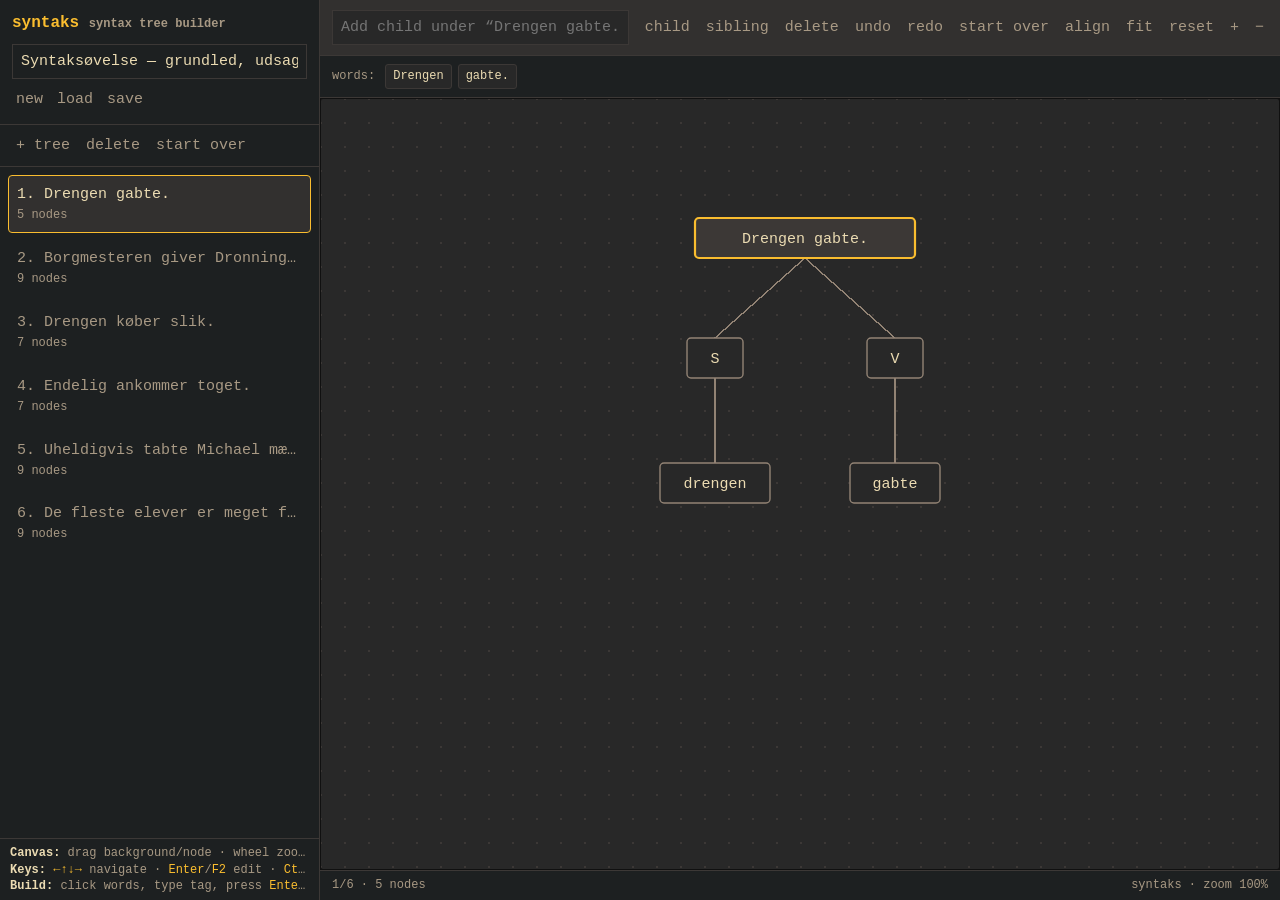
<file: index.html>
<!doctype html>
<html lang="en">
<head>
<meta charset="utf-8" />
<meta name="viewport" content="width=device-width, initial-scale=1" />
<title>syntaks</title>
<style>
  :root{
    --bg:#282828;
    --bg2:#1d2021;
    --panel:#32302f;
    --soft:#3c3836;
    --text:#ebdbb2;
    --muted:#a89984;
    --line:#928374;
    --accent:#fabd2f;
    --green:#b8bb26;
    --red:#fb4934;
    --blue:#83a598;
    --node:#282828;
    --node-active:#3c3836;
  }
  *{ box-sizing:border-box; }
  html,body{ height:100%; margin:0; overflow:hidden; background:var(--bg); color:var(--text); font:15px/1.4 ui-monospace,SFMono-Regular,Menlo,Consolas,"Liberation Mono",monospace; }
  button,input,textarea{ font:inherit; color:inherit; }
  button{ background:transparent; border:0; color:var(--muted); cursor:pointer; padding:2px 4px; border-radius:2px; }
  button:hover,button:focus{ color:var(--accent); outline:1px solid var(--soft); }
  button.danger:hover{ color:var(--red); }
  input,textarea{ width:100%; background:var(--bg2); border:1px solid var(--soft); color:var(--text); padding:6px 8px; outline:none; }
  input:focus,textarea:focus{ border-color:var(--accent); }
  .app{ height:100%; display:grid; grid-template-columns:320px 1fr; min-height:0; }
  aside{ border-right:1px solid var(--soft); background:var(--bg2); min-width:0; min-height:0; display:flex; flex-direction:column; }
  header{ padding:12px; border-bottom:1px solid var(--soft); flex:0 0 auto; }
  h1{ font-size:16px; margin:0 0 10px; color:var(--accent); font-weight:700; }
  .row{ display:flex; gap:6px; align-items:center; flex-wrap:wrap; }
  .row.nowrap{ flex-wrap:nowrap; }
  .tiny{ font-size:12px; color:var(--muted); }
  .toolbar{ padding:8px 12px; border-bottom:1px solid var(--soft); display:flex; gap:8px; flex-wrap:wrap; flex:0 0 auto; }
  .tree-list{ overflow:auto; flex:1 1 auto; min-height:0; padding:8px; }
  .item{ border:1px solid transparent; padding:8px; margin-bottom:6px; cursor:pointer; border-radius:4px; color:var(--muted); }
  .item:hover{ border-color:var(--soft); color:var(--text); }
  .item.active{ border-color:var(--accent); color:var(--text); background:#32302f; }
  .item-title{ white-space:nowrap; overflow:hidden; text-overflow:ellipsis; }
  .item-meta{ font-size:12px; color:var(--muted); margin-top:2px; }
  main{ min-width:0; min-height:0; display:grid; grid-template-rows:auto auto 1fr auto; }
  .topbar{ padding:10px 12px; border-bottom:1px solid var(--soft); background:var(--panel); display:grid; grid-template-columns:1fr auto; gap:12px; align-items:center; }
  .topbar input{ background:var(--bg); }
  .topbar input.building{ border-color:var(--accent); color:var(--accent); }
  .wordbar{ padding:8px 12px; border-bottom:1px solid var(--soft); background:var(--bg2); display:flex; gap:6px; align-items:center; flex-wrap:wrap; min-height:42px; }
  .wordbar-label{ color:var(--muted); margin-right:4px; }
  .word-chip{ border:1px solid var(--soft); color:var(--text); padding:3px 7px; border-radius:3px; background:var(--bg); }
  .word-chip:hover,.word-chip:focus{ border-color:var(--blue); color:var(--accent); outline:none; }
  .word-chip.selected{ border-color:var(--accent); color:var(--accent); background:var(--panel); }
  .word-chip.used{ box-shadow:inset 0 -2px 0 var(--green); }
  .tagbar{ display:flex; gap:4px; margin-left:8px; padding-left:8px; border-left:1px solid var(--soft); }
  .canvasbar{ display:flex; gap:8px; align-items:center; flex-wrap:wrap; }
  .canvas-wrap{ position:relative; overflow:hidden; background:radial-gradient(circle at 1px 1px, #3c3836 1px, transparent 0) 0 0/24px 24px, var(--bg); touch-action:none; user-select:none; }
  svg{ width:100%; height:100%; display:block; cursor:grab; }
  svg.panning{ cursor:grabbing; }
  .status{ padding:6px 12px; border-top:1px solid var(--soft); color:var(--muted); background:var(--bg2); display:flex; justify-content:space-between; gap:10px; }

  .confirm-overlay{ position:fixed; inset:0; display:none; align-items:center; justify-content:center; background:rgba(29,32,33,.72); z-index:20; padding:20px; }
  .confirm-overlay.open{ display:flex; }
  .confirm-box{ width:min(440px, 100%); border:1px solid var(--soft); background:var(--bg2); box-shadow:0 18px 60px rgba(0,0,0,.35); border-radius:6px; padding:16px; }
  .confirm-title{ color:var(--accent); font-weight:700; margin-bottom:8px; }
  .confirm-message{ color:var(--text); margin-bottom:14px; }
  .confirm-actions{ display:flex; justify-content:flex-end; gap:10px; }
  .confirm-actions button{ border:1px solid var(--soft); padding:5px 9px; background:var(--bg); }
  .confirm-actions button.confirm-danger{ color:var(--red); }
  .confirm-actions button.confirm-primary{ color:var(--accent); }
  .hidden-file{ display:none; }
  .kbd{ color:var(--accent); }
  .node rect{ fill:var(--node); stroke:var(--line); stroke-width:1.4; rx:4; }
  .node text{ fill:var(--text); dominant-baseline:middle; text-anchor:middle; pointer-events:none; }
  .node foreignObject{ overflow:visible; }
  .node-edit{ width:100%; height:100%; background:var(--bg2); color:var(--text); border:1px solid var(--accent); border-radius:3px; text-align:center; padding:2px 6px; outline:none; resize:none; overflow:hidden; }
  .node.active rect{ stroke:var(--accent); stroke-width:2.2; fill:var(--node-active); }
  .node:hover rect{ stroke:var(--blue); }
  .edge{ stroke:var(--line); stroke-width:1.4; fill:none; stroke-linecap:square; shape-rendering:crispEdges; }
  .ghost{ opacity:.45; }
  .notice{ flex:0 0 auto; padding:6px 10px; border-top:1px solid var(--soft); color:var(--muted); background:var(--bg2); line-height:1.35; max-height:86px; overflow:auto; }
  .notice strong{ color:var(--text); }
  .notice-line{ white-space:nowrap; overflow:hidden; text-overflow:ellipsis; }
</style>
</head>
<body>
<div class="app">
  <aside>
    <header>
      <h1>syntaks <span class="tiny">syntax tree builder</span></h1>
      <input id="projectTitle" placeholder="Project title" />
      <div class="row" style="margin-top:8px">
        <button id="newProject">new</button>
        <button id="openProject">load</button>
        <button id="saveProject">save</button>
      </div>
      <input class="hidden-file" id="fileInput" type="file" accept="application/json,.json" />
    </header>
    <div class="toolbar">
      <button id="addTree">+ tree</button>
      <button id="deleteTree" class="danger">delete</button>
      <button id="startOver" class="danger">start over</button>
    </div>
    <div id="treeList" class="tree-list"></div>
    <div class="notice tiny" aria-label="Help">
      <div class="notice-line"><strong>Canvas:</strong> drag background/node · wheel zoom · <span class="kbd">Alt</span>-drag disables snap.</div>
      <div class="notice-line"><strong>Keys:</strong> <span class="kbd">←↑↓→</span> navigate · <span class="kbd">Enter</span>/<span class="kbd">F2</span> edit · <span class="kbd">Ctrl+Z</span>/<span class="kbd">Ctrl+Y</span> undo/redo · <span class="kbd">L</span> align.</div>
      <div class="notice-line"><strong>Build:</strong> click words, type tag, press <span class="kbd">Enter</span> · use <span class="kbd">?</span> for blanks.</div>
    </div>
  </aside>
  <main>
    <div class="topbar">
      <input id="sentenceTitle" placeholder="Type text or node label, then press Enter" />
      <div class="canvasbar">
        <button id="addChild">child</button>
        <button id="addSibling">sibling</button>
        <button id="deleteNode" class="danger">delete</button>
        <button id="undoCanvas" title="Undo (Ctrl+Z)">undo</button>
        <button id="redoCanvas" title="Redo (Ctrl+Y / Ctrl+Shift+Z)">redo</button>
        <button id="startOverCanvas" class="danger">start over</button>
        <button id="alignLevels">align</button>
        <button id="fitView">fit</button>
        <button id="resetView">reset</button>
        <button id="zoomIn">+</button>
        <button id="zoomOut">−</button>
      </div>
    </div>
    <div id="wordBar" class="wordbar tiny"></div>
    <div id="canvasWrap" class="canvas-wrap">
      <svg id="svg" xmlns="http://www.w3.org/2000/svg" tabindex="0" aria-label="Syntax tree canvas">
        <g id="viewport"></g>
      </svg>
    </div>
    <div class="status tiny">
      <span id="statusLeft"></span>
      <span id="statusRight"></span>
    </div>
  </main>
</div>

<div id="confirmOverlay" class="confirm-overlay" role="dialog" aria-modal="true" aria-labelledby="confirmTitle" aria-describedby="confirmMessage">
  <div class="confirm-box">
    <div id="confirmTitle" class="confirm-title">Start over?</div>
    <div id="confirmMessage" class="confirm-message">This keeps the root node and clears everything below it.</div>
    <div class="confirm-actions">
      <button id="confirmCancel" type="button" class="confirm-primary">cancel</button>
      <button id="confirmAccept" type="button" class="confirm-danger">start over</button>
    </div>
  </div>
</div>
<script>
(() => {
  'use strict';

  const STORAGE_KEY = 'sentence-lab.project.current';
  const $ = (id) => document.getElementById(id);
  const svg = $('svg');
  const viewport = $('viewport');
  const canvasWrap = $('canvasWrap');

  const state = {
    project: defaultProject(),
    activeTreeId: null,
    selectedNodeId: null,
    view: { x: 0, y: 0, scale: 1 },
    editingNodeId: null,
    editDraft: '',
    selectedTokenIndexes: [],
    buildTagDraft: '',
    commandDraft: '',
    sentenceDraft: '',
    lastTokenIndex: null,
    drag: null,
    suppressClick: false,
    undoStack: [],
    redoStack: [],
    lastSnapshot: '',
    restoringHistory: false
  };


  const LAYOUT = {
    levelGap: 120,
    siblingGap: 155,
    snapGrid: 5,
    snapLevelPx: 28,
    snapAnglePx: 22,
    anglesFromVertical: [0, 30, 45, 60]
  };

  function uid(prefix='id') {
    return `${prefix}-${Math.random().toString(36).slice(2, 9)}-${Date.now().toString(36).slice(-4)}`;
  }

  function defaultTree(title='New sentence') {
    const root = uid('node');
    return {
      id: uid('tree'),
      title,
      nodes: [{ id: root, label: title || '…', x: 0, y: 0, parentId: null }]
    };
  }

  function makeExampleTree(id, title, nodes) {
    return {
      id,
      title,
      nodes: nodes.map(n => ({
        id: `${id}-${n[0]}`,
        label: n[1],
        x: n[2],
        y: n[3],
        parentId: n[4] == null ? null : `${id}-${n[4]}`
      }))
    };
  }

  function defaultProject() {
    return {
      version: 1,
      title: 'Syntaksøvelse — grundled, udsagnsled, genstandsled osv.',
      trees: [
        makeExampleTree('tree-drengen-gabte', 'Drengen gabte.', [
          ['root', 'Drengen gabte.', 0, -190, null],
          ['s', 'S', -90, -70, 'root'],
          ['v', 'V', 90, -70, 'root'],
          ['w1', 'drengen', -90, 55, 's'],
          ['w2', 'gabte', 90, 55, 'v']
        ]),
        makeExampleTree('tree-borgmesteren-giver', 'Borgmesteren giver Dronningen hånden.', [
          ['root', 'Borgmesteren giver Dronningen hånden.', 0, -205, null],
          ['s', 'S', -225, -75, 'root'],
          ['v', 'V', -75, -75, 'root'],
          ['io', 'IO', 80, -75, 'root'],
          ['do', 'DO', 235, -75, 'root'],
          ['w1', 'borgmesteren', -225, 55, 's'],
          ['w2', 'giver', -75, 55, 'v'],
          ['w3', 'dronningen', 80, 55, 'io'],
          ['w4', 'hånden', 235, 55, 'do']
        ]),
        makeExampleTree('tree-drengen-koeber', 'Drengen køber slik.', [
          ['root', 'Drengen køber slik.', 0, -190, null],
          ['s', 'S', -150, -70, 'root'],
          ['v', 'V', 0, -70, 'root'],
          ['do', 'DO', 150, -70, 'root'],
          ['w1', 'drengen', -150, 55, 's'],
          ['w2', 'køber', 0, 55, 'v'],
          ['w3', 'slik', 150, 55, 'do']
        ]),
        makeExampleTree('tree-endelig-ankommer', 'Endelig ankommer toget.', [
          ['root', 'Endelig ankommer toget.', 0, -190, null],
          ['a', 'A', -150, -70, 'root'],
          ['v', 'V', 0, -70, 'root'],
          ['s', 'S', 150, -70, 'root'],
          ['w1', 'endelig', -150, 55, 'a'],
          ['w2', 'ankommer', 0, 55, 'v'],
          ['w3', 'toget', 150, 55, 's']
        ]),
        makeExampleTree('tree-uheldigvis-tabte', 'Uheldigvis tabte Michael mælken.', [
          ['root', 'Uheldigvis tabte Michael mælken.', 0, -205, null],
          ['a', 'A', -225, -75, 'root'],
          ['v', 'V', -75, -75, 'root'],
          ['s', 'S', 80, -75, 'root'],
          ['do', 'DO', 235, -75, 'root'],
          ['w1', 'uheldigvis', -225, 55, 'a'],
          ['w2', 'tabte', -75, 55, 'v'],
          ['w3', 'Michael', 80, 55, 's'],
          ['w4', 'mælken', 235, 55, 'do']
        ]),
        makeExampleTree('tree-de-fleste-elever', 'De fleste elever er meget flittige.', [
          ['root', 'De fleste elever er meget flittige.', 0, -205, null],
          ['s', 'S', -225, -75, 'root'],
          ['v', 'V', -75, -75, 'root'],
          ['a', 'A', 80, -75, 'root'],
          ['sp', 'SP', 235, -75, 'root'],
          ['w1', 'de fleste elever', -225, 55, 's'],
          ['w2', 'er', -75, 55, 'v'],
          ['w3', 'meget', 80, 55, 'a'],
          ['w4', 'flittige', 235, 55, 'sp']
        ])
      ]
    };
  }

  function activeTree() {
    return state.project.trees.find(t => t.id === state.activeTreeId) || null;
  }

  function selectedNode() {
    const t = activeTree();
    return t ? t.nodes.find(n => n.id === state.selectedNodeId) || null : null;
  }

  function childrenOf(tree, nodeId) {
    return tree.nodes.filter(n => n.parentId === nodeId);
  }

  function getNode(tree, id) {
    return tree.nodes.find(n => n.id === id) || null;
  }

  function descendantsOf(tree, nodeId) {
    const descendants = [];
    const collect = (id) => {
      childrenOf(tree, id).forEach(child => {
        descendants.push(child);
        collect(child.id);
      });
    };
    collect(nodeId);
    return descendants;
  }

  function subtreeOf(tree, nodeId) {
    const node = getNode(tree, nodeId);
    return node ? [node, ...descendantsOf(tree, nodeId)] : [];
  }

  function normalizeProject(raw) {
    if (Array.isArray(raw)) {
      return {
        version: 1,
        title: 'Imported project',
        trees: raw.map((item, i) => defaultTreeFromLegacy(item, `Tree ${i + 1}`))
      };
    }
    if (!raw || typeof raw !== 'object') throw new Error('Not a JSON object.');
    const project = {
      version: Number(raw.version || 1),
      title: String(raw.title || 'Untitled project'),
      trees: Array.isArray(raw.trees) ? raw.trees.map((tree, i) => normalizeTree(tree, i)) : []
    };
    if (!project.trees.length) project.trees.push(defaultTree('New sentence'));
    return project;
  }

  function defaultTreeFromLegacy(item, title) {
    // Minimal fallback for old array exports: preserve the old string as a note-like root label.
    const t = defaultTree(title);
    t.legacyTreeString = String(item || '');
    t.nodes[0].label = 'S';
    return t;
  }

  function normalizeTree(tree, index) {
    const out = {
      id: String(tree.id || uid('tree')),
      title: String(tree.title || `Tree ${index + 1}`),
      nodes: Array.isArray(tree.nodes) ? tree.nodes.map(normalizeNode).filter(Boolean) : []
    };
    if (!out.nodes.length) out.nodes = defaultTree(out.title).nodes;
    if (!out.nodes.some(n => n.parentId === null)) out.nodes[0].parentId = null;
    return out;
  }

  function normalizeNode(n) {
    if (!n || typeof n !== 'object') return null;
    return {
      id: String(n.id || uid('node')),
      label: String(n.label ?? ''),
      x: Number.isFinite(Number(n.x)) ? Number(n.x) : 0,
      y: Number.isFinite(Number(n.y)) ? Number(n.y) : 0,
      parentId: n.parentId == null ? null : String(n.parentId),
      tokenIndexes: Array.isArray(n.tokenIndexes) ? n.tokenIndexes.map(Number).filter(Number.isFinite) : undefined
    };
  }

  function historySnapshot() {
    return JSON.stringify({
      project: state.project,
      activeTreeId: state.activeTreeId,
      selectedNodeId: state.selectedNodeId
    });
  }

  function applyHistorySnapshot(snapshot) {
    const data = JSON.parse(snapshot);
    state.project = normalizeProject(data.project);
    state.activeTreeId = data.activeTreeId || state.project.trees[0]?.id || null;
    if (!activeTree()) state.activeTreeId = state.project.trees[0]?.id || null;
    state.selectedNodeId = data.selectedNodeId || activeTree()?.nodes[0]?.id || null;
    if (state.selectedNodeId && activeTree() && !getNode(activeTree(), state.selectedNodeId)) {
      state.selectedNodeId = activeTree().nodes[0]?.id || null;
    }
    state.selectedTokenIndexes = [];
    state.buildTagDraft = '';
    state.commandDraft = '';
    state.sentenceDraft = '';
    state.lastTokenIndex = null;
    state.editingNodeId = null;
    state.editDraft = '';
    state.drag = null;
    localStorage.setItem(STORAGE_KEY, JSON.stringify(state.project));
    renderAll();
  }

  function updateHistoryButtons() {
    ['undoCanvas'].forEach(id => { if ($(id)) $(id).disabled = !state.undoStack.length; });
    ['redoCanvas'].forEach(id => { if ($(id)) $(id).disabled = !state.redoStack.length; });
  }

  function saveLocal() {
    const current = historySnapshot();
    if (!state.restoringHistory && state.lastSnapshot && current !== state.lastSnapshot) {
      state.undoStack.push(state.lastSnapshot);
      if (state.undoStack.length > 100) state.undoStack.shift();
      state.redoStack = [];
    }
    state.lastSnapshot = current;
    localStorage.setItem(STORAGE_KEY, JSON.stringify(state.project));
    updateStatus('autosaved');
    updateHistoryButtons();
  }

  function resetHistoryBaseline() {
    state.undoStack = [];
    state.redoStack = [];
    state.lastSnapshot = historySnapshot();
    updateHistoryButtons();
  }

  function undo() {
    if (!state.undoStack.length) return;
    const current = historySnapshot();
    const previous = state.undoStack.pop();
    state.redoStack.push(current);
    state.restoringHistory = true;
    applyHistorySnapshot(previous);
    state.lastSnapshot = previous;
    state.restoringHistory = false;
    updateStatus('undone');
    updateHistoryButtons();
    focusCanvas();
  }

  function redo() {
    if (!state.redoStack.length) return;
    const current = historySnapshot();
    const next = state.redoStack.pop();
    state.undoStack.push(current);
    state.restoringHistory = true;
    applyHistorySnapshot(next);
    state.lastSnapshot = next;
    state.restoringHistory = false;
    updateStatus('redone');
    updateHistoryButtons();
    focusCanvas();
  }

  function updateStatus(msg='') {
    const t = activeTree();
    $('statusLeft').textContent = t ? `${state.project.trees.indexOf(t) + 1}/${state.project.trees.length} · ${t.nodes.length} nodes${msg ? ' · ' + msg : ''}` : 'no tree';
    $('statusRight').textContent = `syntaks · zoom ${Math.round(state.view.scale * 100)}%`;
  }

  function renderAll() {
    $('projectTitle').value = state.project.title;
    renderTopInput();
    renderList();
    renderWordBar();
    renderCanvas();
    updateStatus();
    updateHistoryButtons();
  }


  function sentenceNode(tree) {
    return tree ? rootNode(tree) : null;
  }

  function sentenceText(tree) {
    const root = sentenceNode(tree);
    return (root?.label || tree?.title || '').trim();
  }

  function sentenceTokens(tree) {
    const text = sentenceText(tree);
    return text ? text.match(/\S+/g) || [] : [];
  }

  function isPlaceholderSentence(text) {
    const clean = String(text || '').trim();
    return !clean || clean === '…' || clean === 'S' || clean.toLowerCase() === 'new sentence' || clean.toLowerCase() === 'new analysis';
  }

  function needsSentenceInput(tree) {
    const root = sentenceNode(tree);
    return !tree || !root || isPlaceholderSentence(root.label) || isPlaceholderSentence(tree.title);
  }

  function selectedTokenText(tree) {
    const tokens = sentenceTokens(tree);
    return state.selectedTokenIndexes
      .slice()
      .sort((a, b) => a - b)
      .map(i => tokens[i])
      .filter(Boolean)
      .join(' ');
  }

  function usedTokenIndexes(tree) {
    const used = new Set();
    if (!tree) return used;
    tree.nodes.forEach(node => {
      if (Array.isArray(node.tokenIndexes)) node.tokenIndexes.forEach(i => used.add(i));
    });
    return used;
  }

  function clearTokenSelection() {
    state.selectedTokenIndexes = [];
    state.buildTagDraft = '';
    state.commandDraft = '';
    state.sentenceDraft = '';
    state.lastTokenIndex = null;
    renderAll();
  }

  function toggleToken(index, event = null) {
    const set = new Set(state.selectedTokenIndexes);
    if (event?.shiftKey && state.lastTokenIndex != null) {
      const start = Math.min(state.lastTokenIndex, index);
      const end = Math.max(state.lastTokenIndex, index);
      for (let i = start; i <= end; i++) set.add(i);
    } else if (set.has(index)) {
      set.delete(index);
    } else {
      set.add(index);
    }
    state.selectedTokenIndexes = [...set].sort((a, b) => a - b);
    state.lastTokenIndex = index;
    renderAll();
    requestAnimationFrame(() => $('sentenceTitle').focus());
  }

  function renderTopInput() {
    const t = activeTree();
    const input = $('sentenceTitle');
    if (state.selectedTokenIndexes.length) {
      const phrase = selectedTokenText(t);
      input.value = state.buildTagDraft;
      input.placeholder = phrase ? `Tag “${phrase}” as ?, S, V, DO, IO, SP, A…` : 'Tag selected words';
      input.classList.add('building');
      return;
    }

    input.classList.remove('building');
    if (needsSentenceInput(t)) {
      input.value = state.sentenceDraft || (isPlaceholderSentence(t?.title) ? '' : (t?.title || ''));
      input.placeholder = 'Enter the full text, then press Enter';
      return;
    }

    const parent = selectedNode() || sentenceNode(t);
    const parentLabel = parent ? parent.label : 'selected node';
    input.value = state.commandDraft;
    input.placeholder = `Add child under “${parentLabel}” — type label, press Enter`;
  }

  function commitSentenceFromTopInput() {
    const t = activeTree();
    const root = sentenceNode(t);
    const input = $('sentenceTitle');
    const sentence = input.value.trim();
    if (!t || !root || !sentence) return;
    t.title = sentence;
    root.label = sentence;
    state.selectedNodeId = root.id;
    state.sentenceDraft = '';
    state.commandDraft = '';
    renderAll();
    saveLocal();
    requestAnimationFrame(() => $('sentenceTitle').focus());
  }

  function addNodeFromTopInput() {
    const t = activeTree();
    if (!t) return;
    const parent = selectedNode() || sentenceNode(t);
    const label = state.commandDraft.trim();
    if (!parent || !label) return;

    const siblings = childrenOf(t, parent.id).sort((a, b) => a.x - b.x || a.y - b.y);
    const slot = siblings.length;
    const x = parent.x + (slot - (siblings.length - 1) / 2) * Math.min(110, LAYOUT.siblingGap);
    const y = parent.y + LAYOUT.levelGap;
    const node = { id: uid('node'), label, x, y, parentId: parent.id };
    t.nodes.push(node);

    state.commandDraft = '';
    state.selectedNodeId = parent.id;
    alignLevels(false);
    renderAll();
    saveLocal();
    requestAnimationFrame(() => $('sentenceTitle').focus());
  }

  function renderWordBar() {
    const bar = $('wordBar');
    const t = activeTree();
    const tokens = sentenceTokens(t);
    const used = usedTokenIndexes(t);
    bar.innerHTML = '';
    if (!tokens.length) {
      const hint = document.createElement('span');
      hint.className = 'wordbar-label';
      hint.textContent = 'Type the full text above to get clickable words.';
      bar.appendChild(hint);
      return;
    }

    const label = document.createElement('span');
    label.className = 'wordbar-label';
    label.textContent = 'words:';
    bar.appendChild(label);

    tokens.forEach((tok, index) => {
      const btn = document.createElement('button');
      btn.type = 'button';
      btn.className = `word-chip${state.selectedTokenIndexes.includes(index) ? ' selected' : ''}${used.has(index) ? ' used' : ''}`;
      btn.textContent = tok;
      btn.title = 'Click to select this word. Shift-click selects a range.';
      btn.addEventListener('click', (ev) => toggleToken(index, ev));
      bar.appendChild(btn);
    });

    if (state.selectedTokenIndexes.length) {
      const tags = document.createElement('div');
      tags.className = 'tagbar';
      ['?', 'S', 'V', 'DO', 'IO', 'SP', 'A', 'K'].forEach(tag => {
        const b = document.createElement('button');
        b.type = 'button';
        b.textContent = tag;
        b.title = `Create ${tag} node from selected words`;
        b.addEventListener('click', () => tagSelectedWords(tag));
        tags.appendChild(b);
      });
      const clear = document.createElement('button');
      clear.type = 'button';
      clear.textContent = 'clear';
      clear.addEventListener('click', clearTokenSelection);
      tags.appendChild(clear);
      bar.appendChild(tags);
    }
  }

  function tagSelectedWords(tag = state.buildTagDraft) {
    const t = activeTree();
    const root = sentenceNode(t);
    if (!t || !root || !state.selectedTokenIndexes.length) return;
    const cleanTag = String(tag || '').trim().toUpperCase();
    if (!cleanTag) return;

    const indexes = state.selectedTokenIndexes.slice().sort((a, b) => a - b);
    const tokens = sentenceTokens(t);
    const phrase = indexes.map(i => tokens[i]).filter(Boolean).join(' ');
    if (!phrase) return;

    const parent = selectedNode() || root;
    const parentKids = childrenOf(t, parent.id).sort((a, b) => a.x - b.x || a.y - b.y);
    const slot = parentKids.length;
    const center = parent.x + (slot - parentKids.length / 2) * LAYOUT.siblingGap;
    const grammarNode = { id: uid('node'), label: cleanTag, x: center, y: parent.y + LAYOUT.levelGap, parentId: parent.id, tokenIndexes: indexes };
    const wordNode = { id: uid('node'), label: phrase, x: center, y: parent.y + LAYOUT.levelGap * 2, parentId: grammarNode.id, tokenIndexes: indexes };
    t.nodes.push(grammarNode, wordNode);
    state.selectedNodeId = parent.id;
    state.selectedTokenIndexes = [];
    state.buildTagDraft = '';
    state.commandDraft = '';
    state.sentenceDraft = '';
    state.lastTokenIndex = null;
    alignLevels(false);
    renderAll();
    saveLocal();
    focusCanvas();
  }

  function renderList() {
    const list = $('treeList');
    list.innerHTML = '';
    state.project.trees.forEach((tree, i) => {
      const div = document.createElement('div');
      div.className = `item${tree.id === state.activeTreeId ? ' active' : ''}`;
      div.innerHTML = `<div class="item-title"></div><div class="item-meta"></div>`;
      div.querySelector('.item-title').textContent = `${i + 1}. ${tree.title || 'Untitled'}`;
      div.querySelector('.item-meta').textContent = `${tree.nodes.length} nodes`;
      div.addEventListener('click', () => {
        state.activeTreeId = tree.id;
        state.selectedNodeId = tree.nodes[0]?.id || null;
        state.selectedTokenIndexes = [];
        state.buildTagDraft = '';
        state.lastTokenIndex = null;
        renderAll();
        saveLocal();
      });
      list.appendChild(div);
    });
  }

  function svgEl(name, attrs = {}) {
    const el = document.createElementNS('http://www.w3.org/2000/svg', name);
    Object.entries(attrs).forEach(([k, v]) => el.setAttribute(k, v));
    return el;
  }

  function appendLine(group, x1, y1, x2, y2) {
    group.appendChild(svgEl('line', {
      class: 'edge',
      x1: Math.round(x1),
      y1: Math.round(y1),
      x2: Math.round(x2),
      y2: Math.round(y2)
    }));
  }

  function isSentenceNode(tree, node) {
    return node.parentId == null;
  }

  function wrapLabel(label, maxChars) {
    const words = String(label || '…').trim().split(/\s+/).filter(Boolean);
    if (!words.length) return ['…'];
    const lines = [];
    let line = '';

    const pushLine = () => {
      if (line) {
        lines.push(line);
        line = '';
      }
    };

    words.forEach(rawWord => {
      const chunks = [];
      let word = rawWord;
      while (word.length > maxChars) {
        chunks.push(word.slice(0, maxChars - 1) + '…');
        word = word.slice(maxChars - 1);
      }
      chunks.push(word);

      chunks.forEach((chunk, chunkIndex) => {
        if (!chunk) return;
        if (chunkIndex > 0) pushLine();
        if (!line) {
          line = chunk;
        } else if ((line + ' ' + chunk).length <= maxChars) {
          line += ' ' + chunk;
        } else {
          pushLine();
          line = chunk;
        }
      });
    });

    pushLine();
    return lines;
  }

  function estimateTextWidth(text) {
    // SVG text uses the app monospace stack. 8px per character was too tight
    // on Chrome/Linux, so we use a safer monospace estimate and real padding.
    return Math.ceil(String(text || '').length * 9.6);
  }

  function nodeBox(tree, node) {
    const sentence = isSentenceNode(tree, node);
    const maxWidth = sentence ? 760 : 420;
    const minWidth = sentence ? 220 : 56;
    const horizontalPadding = sentence ? 64 : 42;
    const lineHeight = 18;
    const maxChars = Math.max(8, Math.floor((maxWidth - horizontalPadding) / 9.6));
    const lines = wrapLabel(node.label, maxChars);
    const longestLineWidth = Math.max(...lines.map(estimateTextWidth), 1);
    const width = Math.max(minWidth, Math.min(maxWidth, longestLineWidth + horizontalPadding));
    const height = Math.max(40, lines.length * lineHeight + 18);
    return { width, height, lines };
  }

  function drawTreeEdges(tree, group) {
    const parents = tree.nodes.filter(n => childrenOf(tree, n.id).length);
    parents.forEach(parent => {
      const pBox = nodeBox(tree, parent);
      const kids = childrenOf(tree, parent.id).sort((a, b) => a.x - b.x);
      kids.forEach(kid => {
        const kBox = nodeBox(tree, kid);
        appendLine(group, parent.x, parent.y + pBox.height / 2, kid.x, kid.y - kBox.height / 2);
      });
    });
  }

  function renderCanvas() {
    viewport.innerHTML = '';
    applyView();
    const t = activeTree();
    if (!t) return;

    const edges = svgEl('g');
    const nodes = svgEl('g');
    viewport.append(edges, nodes);

    drawTreeEdges(t, edges);

    t.nodes.forEach(n => {
      const box = nodeBox(t, n);
      const { width, height, lines } = box;
      const g = svgEl('g', { class: `node${n.id === state.selectedNodeId ? ' active' : ''}`, transform: `translate(${n.x},${n.y})`, 'data-id': n.id });
      g.appendChild(svgEl('rect', { x: -width / 2, y: -height / 2, width, height }));
      if (state.editingNodeId === n.id) {
        const fo = svgEl('foreignObject', { x: -width / 2 + 4, y: -height / 2 + 4, width: width - 8, height: height - 8 });
        const input = isSentenceNode(t, n) ? document.createElement('textarea') : document.createElement('input');
        input.className = 'node-edit';
        input.value = state.editDraft;
        input.setAttribute('aria-label', 'Node label');
        input.addEventListener('pointerdown', ev => ev.stopPropagation());
        input.addEventListener('input', ev => { state.editDraft = ev.target.value; });
        input.addEventListener('keydown', ev => {
          if (ev.key === 'Enter' && !ev.shiftKey) { ev.preventDefault(); ev.stopPropagation(); commitNodeEdit(); }
          if (ev.key === 'Escape') { ev.preventDefault(); ev.stopPropagation(); cancelNodeEdit(); }
        });
        input.addEventListener('blur', commitNodeEdit);
        fo.appendChild(input);
        g.appendChild(fo);
        requestAnimationFrame(() => { input.focus(); input.select(); });
      } else {
        const text = svgEl('text', { x: 0, y: 1 });
        const lineHeight = 18;
        const startY = -((lines.length - 1) * lineHeight) / 2 + 1;
        lines.forEach((line, index) => {
          const tspan = svgEl('tspan', { x: 0, y: startY + index * lineHeight });
          tspan.textContent = line;
          text.appendChild(tspan);
        });
        g.appendChild(text);
      }
      g.addEventListener('pointerdown', nodePointerDown);
      g.addEventListener('dblclick', () => beginNodeEdit(n.id));
      nodes.appendChild(g);
    });
  }

  function applyView() {
    viewport.setAttribute('transform', `translate(${state.view.x} ${state.view.y}) scale(${state.view.scale})`);
  }

  function clientToWorld(clientX, clientY) {
    const rect = svg.getBoundingClientRect();
    return {
      x: (clientX - rect.left - state.view.x) / state.view.scale,
      y: (clientY - rect.top - state.view.y) / state.view.scale
    };
  }

  function addTree() {
    const t = defaultTree('New analysis');
    state.project.trees.push(t);
    state.activeTreeId = t.id;
    state.selectedNodeId = t.nodes[0].id;
    state.selectedTokenIndexes = [];
    state.buildTagDraft = '';
    state.commandDraft = '';
    state.sentenceDraft = '';
    state.lastTokenIndex = null;
    renderAll();
    saveLocal();
    $('sentenceTitle').focus();
    $('sentenceTitle').select();
  }

  function duplicateTree() {
    const t = activeTree();
    if (!t) return;
    const copy = JSON.parse(JSON.stringify(t));
    const idMap = new Map();
    copy.id = uid('tree');
    copy.title = `${copy.title} copy`;
    copy.nodes.forEach(n => { const old = n.id; n.id = uid('node'); idMap.set(old, n.id); });
    copy.nodes.forEach(n => { if (n.parentId) n.parentId = idMap.get(n.parentId) || null; });
    state.project.trees.push(copy);
    state.activeTreeId = copy.id;
    state.selectedNodeId = copy.nodes[0]?.id || null;
    state.selectedTokenIndexes = [];
    state.buildTagDraft = '';
    state.commandDraft = '';
    state.sentenceDraft = '';
    state.lastTokenIndex = null;
    renderAll();
    saveLocal();
  }

  function deleteTree() {
    if (state.project.trees.length <= 1) {
      alert('Keep at least one tree in the project.');
      return;
    }
    const t = activeTree();
    if (!t || !confirm(`Delete "${t.title}"?`)) return;
    const index = state.project.trees.indexOf(t);
    state.project.trees.splice(index, 1);
    const next = state.project.trees[Math.max(0, index - 1)];
    state.activeTreeId = next.id;
    state.selectedNodeId = next.nodes[0]?.id || null;
    state.selectedTokenIndexes = [];
    state.buildTagDraft = '';
    state.commandDraft = '';
    state.sentenceDraft = '';
    state.lastTokenIndex = null;
    renderAll();
    saveLocal();
  }

  async function startOverTree() {
    const t = activeTree();
    if (!t) return;
    if (t.nodes.length > 1) {
      const ok = await confirmStartOverBox();
      if (!ok) return;
    }

    const root = sentenceNode(t) || rootNode(t) || { id: uid('node'), label: '', x: 0, y: 0, parentId: null };
    const rootLabel = root.label || t.title || '';
    const rootId = root.id;
    t.title = rootLabel;
    t.nodes = [{ id: rootId, label: rootLabel, x: 0, y: 0, parentId: null }];
    state.selectedNodeId = rootId;
    state.selectedTokenIndexes = [];
    state.buildTagDraft = '';
    state.commandDraft = '';
    state.sentenceDraft = '';
    state.lastTokenIndex = null;
    state.editingNodeId = null;
    state.editDraft = '';
    resetView();
    renderAll();
    saveLocal();
    focusCanvas();
  }

  function selectSentenceRoot() {
    const t = activeTree();
    const root = t && sentenceNode(t);
    if (!root) return;
    state.selectedNodeId = root.id;
    state.selectedTokenIndexes = [];
    state.buildTagDraft = '';
    state.commandDraft = '';
    state.lastTokenIndex = null;
    renderAll();
    focusCanvas();
  }

  function addChild() {
    const t = activeTree();
    const parent = selectedNode();
    if (!t || !parent) return;
    const siblings = childrenOf(t, parent.id);
    const offset = (siblings.length - 0.5) * 110;
    const n = { id: uid('node'), label: 'node', x: parent.x + offset, y: parent.y + LAYOUT.levelGap, parentId: parent.id };
    t.nodes.push(n);
    state.selectedNodeId = parent.id;
    renderAll();
    saveLocal();
    requestAnimationFrame(() => $('sentenceTitle').focus());
  }

  function addSibling() {
    const t = activeTree();
    const n = selectedNode();
    if (!t || !n || !n.parentId) return;
    const siblings = childrenOf(t, n.parentId);
    const newNode = { id: uid('node'), label: 'node', x: n.x + 115, y: n.y, parentId: n.parentId };
    t.nodes.push(newNode);
    // spread siblings gently so the new node does not sit on top of old ones
    siblings.concat(newNode).forEach((s, i, arr) => {
      const center = arr.reduce((sum, item) => sum + item.x, 0) / arr.length;
      s.x = center + (i - (arr.length - 1) / 2) * 115;
    });
    state.selectedNodeId = n.id;
    renderAll();
    saveLocal();
    requestAnimationFrame(() => $('sentenceTitle').focus());
  }

  function deleteNode() {
    const t = activeTree();
    const n = selectedNode();
    if (!t || !n) return;
    if (n.parentId === null && t.nodes.length > 1) {
      alert('Delete child nodes first, or keep the root.');
      return;
    }
    const toDelete = new Set();
    const collect = (id) => {
      toDelete.add(id);
      childrenOf(t, id).forEach(ch => collect(ch.id));
    };
    collect(n.id);
    t.nodes = t.nodes.filter(node => !toDelete.has(node.id));
    state.selectedNodeId = t.nodes[0]?.id || null;
    renderAll();
    saveLocal();
  }

  function rootNode(tree) {
    return tree.nodes.find(n => n.parentId === null) || tree.nodes[0] || null;
  }

  function depthMap(tree) {
    const depths = new Map();
    const root = rootNode(tree);
    if (!root) return depths;
    const visit = (node, depth) => {
      if (depths.has(node.id)) return;
      depths.set(node.id, depth);
      childrenOf(tree, node.id)
        .sort((a, b) => a.x - b.x || a.y - b.y)
        .forEach(child => visit(child, depth + 1));
    };
    visit(root, 0);
    tree.nodes.forEach(node => {
      if (!depths.has(node.id)) depths.set(node.id, 0);
    });
    return depths;
  }

  function snapToGrid(value, grid = LAYOUT.snapGrid) {
    return Math.round(value / grid) * grid;
  }

  function snapNodePosition(tree, node, x, y, event = null) {
    if (event?.altKey) return { x: Math.round(x), y: Math.round(y) };

    const depths = depthMap(tree);
    const depth = depths.get(node.id) || 0;
    const root = rootNode(tree);
    const rootY = root ? root.y : 0;
    const levelY = rootY + depth * LAYOUT.levelGap;

    let sx = snapToGrid(x);
    let sy = Math.abs(y - levelY) <= LAYOUT.snapLevelPx ? levelY : snapToGrid(y);

    const parent = node.parentId ? getNode(tree, node.parentId) : null;
    if (parent) {
      const dy = sy - parent.y;
      if (dy > 20) {
        const direction = x >= parent.x ? 1 : -1;
        let bestX = sx;
        let bestDist = Infinity;
        LAYOUT.anglesFromVertical.forEach(deg => {
          const candidateX = parent.x + direction * Math.tan(deg * Math.PI / 180) * dy;
          const dist = Math.abs(sx - candidateX);
          if (dist < bestDist) {
            bestDist = dist;
            bestX = candidateX;
          }
        });
        if (bestDist <= LAYOUT.snapAnglePx) sx = snapToGrid(bestX);
      }
    }

    return { x: Math.round(sx), y: Math.round(sy) };
  }

  function alignLevels(shouldRender = true) {
    const tree = activeTree();
    const root = tree && rootNode(tree);
    if (!tree || !root) return;

    const originalRootX = root.x;
    root.y = 0;

    const childrenByParent = new Map();
    tree.nodes.forEach(node => childrenByParent.set(node.id, childrenOf(tree, node.id).sort((a, b) => a.x - b.x || a.y - b.y)));

    const leaves = [];
    const walkLeaves = (node) => {
      const kids = childrenByParent.get(node.id) || [];
      if (!kids.length) {
        leaves.push(node);
        return;
      }
      kids.forEach(walkLeaves);
    };
    walkLeaves(root);

    if (!leaves.length) leaves.push(root);
    const left = -((leaves.length - 1) * LAYOUT.siblingGap) / 2;
    leaves.forEach((leaf, index) => { leaf.x = left + index * LAYOUT.siblingGap; });

    const placeParents = (node, depth) => {
      node.y = depth * LAYOUT.levelGap;
      const kids = childrenByParent.get(node.id) || [];
      kids.forEach(child => placeParents(child, depth + 1));
      if (kids.length) node.x = kids.reduce((sum, child) => sum + child.x, 0) / kids.length;
    };
    placeParents(root, 0);

    const dx = originalRootX - root.x;
    tree.nodes.forEach(node => {
      node.x = Math.round(node.x + dx);
      node.y = Math.round(node.y);
    });

    if (shouldRender) {
      renderCanvas();
      saveLocal();
      focusCanvas();
    }
  }

  function sortedSiblings(tree, node) {
    return tree.nodes
      .filter(n => n.parentId === node.parentId)
      .sort((a, b) => a.x - b.x || a.y - b.y);
  }

  function selectNode(id) {
    if (!id) return;
    state.selectedNodeId = id;
    state.commandDraft = '';
    renderTopInput();
    renderCanvas();
    updateStatus();
  }

  function navigateNode(direction) {
    const t = activeTree();
    const n = selectedNode();
    if (!t || !n) return;

    if (direction === 'up') {
      if (n.parentId) selectNode(n.parentId);
      return;
    }

    if (direction === 'down') {
      const kids = childrenOf(t, n.id).sort((a, b) => Math.abs(a.x - n.x) - Math.abs(b.x - n.x) || a.x - b.x);
      if (kids[0]) selectNode(kids[0].id);
      return;
    }

    const siblings = sortedSiblings(t, n);
    const index = siblings.findIndex(s => s.id === n.id);
    if (direction === 'left' && index > 0) selectNode(siblings[index - 1].id);
    if (direction === 'right' && index >= 0 && index < siblings.length - 1) selectNode(siblings[index + 1].id);
  }

  function beginNodeEdit(id) {
    const t = activeTree();
    const n = t && getNode(t, id);
    if (!n) return;
    state.selectedNodeId = n.id;
    state.editingNodeId = n.id;
    state.editDraft = n.label || '';
    renderCanvas();
  }

  function focusCanvas() {
    requestAnimationFrame(() => svg.focus({ preventScroll: true }));
  }

  function confirmStartOverBox() {
    const overlay = $('confirmOverlay');
    const cancel = $('confirmCancel');
    const accept = $('confirmAccept');
    if (!overlay || !cancel || !accept) return Promise.resolve(true);
    return new Promise(resolve => {
      const close = (value) => {
        overlay.classList.remove('open');
        cancel.removeEventListener('click', onCancel);
        accept.removeEventListener('click', onAccept);
        overlay.removeEventListener('click', onOverlay);
        window.removeEventListener('keydown', onKey);
        resolve(value);
      };
      const onCancel = () => close(false);
      const onAccept = () => close(true);
      const onOverlay = (ev) => { if (ev.target === overlay) close(false); };
      const onKey = (ev) => {
        if (ev.key === 'Escape') { ev.preventDefault(); close(false); }
        if (ev.key === 'Enter') { ev.preventDefault(); close(true); }
      };
      cancel.addEventListener('click', onCancel);
      accept.addEventListener('click', onAccept);
      overlay.addEventListener('click', onOverlay);
      window.addEventListener('keydown', onKey);
      overlay.classList.add('open');
      requestAnimationFrame(() => accept.focus());
    });
  }

  function commitNodeEdit() {
    if (!state.editingNodeId) return;
    const t = activeTree();
    const n = t && getNode(t, state.editingNodeId);
    if (n) n.label = state.editDraft.trim() || '…';
    state.editingNodeId = null;
    state.editDraft = '';
    renderCanvas();
    saveLocal();
    focusCanvas();
  }

  function cancelNodeEdit() {
    state.editingNodeId = null;
    state.editDraft = '';
    renderCanvas();
    focusCanvas();
  }

  function nodePointerDown(e) {
    e.stopPropagation();
    if (e.target.closest && e.target.closest('.node-edit')) return;
    if (state.editingNodeId) commitNodeEdit();
    const t = activeTree();
    const node = t && getNode(t, e.currentTarget.dataset.id);
    if (!node) return;
    state.selectedNodeId = node.id;
    state.commandDraft = '';
    renderTopInput();
    updateStatus();
    const world = clientToWorld(e.clientX, e.clientY);
    const draggedNodes = subtreeOf(t, node.id).map(item => ({ id: item.id, x: item.x, y: item.y }));
    state.drag = {
      type: 'node',
      id: node.id,
      originX: node.x,
      originY: node.y,
      dx: node.x - world.x,
      dy: node.y - world.y,
      nodes: draggedNodes,
      moved: false
    };
    e.currentTarget.setPointerCapture(e.pointerId);
    renderCanvas();
  }

  svg.addEventListener('pointerdown', (e) => {
    if (e.target.closest && e.target.closest('.node')) return;
    if (state.editingNodeId) commitNodeEdit();
    state.drag = { type: 'pan', startX: e.clientX, startY: e.clientY, viewX: state.view.x, viewY: state.view.y, moved: false };
    svg.classList.add('panning');
    svg.setPointerCapture(e.pointerId);
  });

  svg.addEventListener('pointermove', (e) => {
    if (!state.drag) return;
    if (state.drag.type === 'pan') {
      const dx = e.clientX - state.drag.startX;
      const dy = e.clientY - state.drag.startY;
      if (Math.abs(dx) + Math.abs(dy) > 2) state.drag.moved = true;
      state.view.x = state.drag.viewX + dx;
      state.view.y = state.drag.viewY + dy;
      applyView();
      updateStatus();
    } else if (state.drag.type === 'node') {
      const t = activeTree();
      const n = t && getNode(t, state.drag.id);
      if (!n) return;
      const world = clientToWorld(e.clientX, e.clientY);
      const snapped = snapNodePosition(t, n, world.x + state.drag.dx, world.y + state.drag.dy, e);
      const moveX = snapped.x - state.drag.originX;
      const moveY = snapped.y - state.drag.originY;
      (state.drag.nodes || []).forEach(saved => {
        const item = getNode(t, saved.id);
        if (!item) return;
        item.x = Math.round(saved.x + moveX);
        item.y = Math.round(saved.y + moveY);
      });
      state.drag.moved = true;
      renderCanvas();
    }
  });

  window.addEventListener('pointerup', () => {
    if (!state.drag) return;
    const wasNodeMove = state.drag.type === 'node' && state.drag.moved;
    state.suppressClick = state.drag.moved;
    state.drag = null;
    svg.classList.remove('panning');
    if (wasNodeMove) saveLocal();
    setTimeout(() => state.suppressClick = false, 0);
  });

  svg.addEventListener('wheel', (e) => {
    e.preventDefault();
    const rect = svg.getBoundingClientRect();
    const sx = e.clientX - rect.left;
    const sy = e.clientY - rect.top;
    const before = clientToWorld(e.clientX, e.clientY);
    const factor = Math.exp(-e.deltaY * 0.0015);
    state.view.scale = clamp(state.view.scale * factor, 0.2, 4);
    state.view.x = sx - before.x * state.view.scale;
    state.view.y = sy - before.y * state.view.scale;
    applyView();
    updateStatus();
  }, { passive: false });

  function clamp(n, min, max) { return Math.max(min, Math.min(max, n)); }

  function zoomBy(factor) {
    const rect = svg.getBoundingClientRect();
    const cx = rect.left + rect.width / 2;
    const cy = rect.top + rect.height / 2;
    const before = clientToWorld(cx, cy);
    state.view.scale = clamp(state.view.scale * factor, 0.2, 4);
    state.view.x = rect.width / 2 - before.x * state.view.scale;
    state.view.y = rect.height / 2 - before.y * state.view.scale;
    applyView();
    updateStatus();
  }

  function treeBounds(tree, pad = 80) {
    if (!tree || !tree.nodes.length) {
      return { minX: -pad, maxX: pad, minY: -pad, maxY: pad };
    }
    const boxes = tree.nodes.map(n => {
      const box = nodeBox(tree, n);
      return {
        minX: n.x - box.width / 2,
        maxX: n.x + box.width / 2,
        minY: n.y - box.height / 2,
        maxY: n.y + box.height / 2
      };
    });
    return {
      minX: Math.min(...boxes.map(b => b.minX)) - pad,
      maxX: Math.max(...boxes.map(b => b.maxX)) + pad,
      minY: Math.min(...boxes.map(b => b.minY)) - pad,
      maxY: Math.max(...boxes.map(b => b.maxY)) + pad
    };
  }

  function resetView() {
    const t = activeTree();
    const bounds = treeBounds(t, 40);
    const treeCenterX = (bounds.minX + bounds.maxX) / 2;
    state.view = {
      x: canvasWrap.clientWidth / 2 - treeCenterX,
      y: 80 - bounds.minY,
      scale: 1
    };
    renderCanvas();
    focusCanvas();
  }

  function fitView() {
    const t = activeTree();
    if (!t || !t.nodes.length) return resetView();
    const bounds = treeBounds(t, 80);
    const w = Math.max(1, bounds.maxX - bounds.minX);
    const h = Math.max(1, bounds.maxY - bounds.minY);
    const scale = clamp(Math.min(canvasWrap.clientWidth / w, canvasWrap.clientHeight / h), 0.2, 2);
    state.view.scale = scale;
    state.view.x = (canvasWrap.clientWidth - w * scale) / 2 - bounds.minX * scale;
    state.view.y = (canvasWrap.clientHeight - h * scale) / 2 - bounds.minY * scale;
    renderCanvas();
    focusCanvas();
  }

  function exportProject() {
    const safe = (state.project.title || 'sentence-lab-project').toLowerCase().replace(/[^a-z0-9æøå_-]+/gi, '-').replace(/^-|-$/g, '') || 'sentence-lab-project';
    const blob = new Blob([JSON.stringify(state.project, null, 2)], { type: 'application/json' });
    const a = document.createElement('a');
    a.href = URL.createObjectURL(blob);
    a.download = `${safe}.json`;
    a.click();
    URL.revokeObjectURL(a.href);
  }

  function importProjectFile(file) {
    const reader = new FileReader();
    reader.onload = () => {
      try {
        state.project = normalizeProject(JSON.parse(reader.result));
        state.activeTreeId = state.project.trees[0].id;
        state.selectedNodeId = state.project.trees[0].nodes[0]?.id || null;
        state.selectedTokenIndexes = [];
        state.buildTagDraft = '';
        state.lastTokenIndex = null;
        resetView();
        renderAll();
        saveLocal();
      } catch (err) {
        alert(`Could not open JSON file: ${err.message}`);
      }
    };
    reader.readAsText(file);
  }

  $('projectTitle').addEventListener('input', (e) => {
    state.project.title = e.target.value;
    saveLocal();
  });

  $('sentenceTitle').addEventListener('input', (e) => {
    const t = activeTree();
    if (!t) return;
    if (state.selectedTokenIndexes.length) {
      state.buildTagDraft = e.target.value;
      return;
    }
    if (needsSentenceInput(t)) {
      state.sentenceDraft = e.target.value;
      return;
    }
    state.commandDraft = e.target.value;
  });

  $('sentenceTitle').addEventListener('keydown', (e) => {
    if (e.key === 'F2') {
      e.preventDefault();
      const t = activeTree();
      const id = state.selectedNodeId || sentenceNode(t)?.id;
      if (id) beginNodeEdit(id);
      return;
    }

    if (state.selectedTokenIndexes.length) {
      if (e.key === 'Enter') {
        e.preventDefault();
        tagSelectedWords();
      }
      if (e.key === 'Escape') {
        e.preventDefault();
        clearTokenSelection();
        focusCanvas();
      }
      return;
    }

    if (e.key === 'Enter') {
      e.preventDefault();
      if (needsSentenceInput(activeTree())) commitSentenceFromTopInput();
      else addNodeFromTopInput();
    }
    if (e.key === 'Escape') {
      e.preventDefault();
      state.commandDraft = '';
      renderTopInput();
      focusCanvas();
    }
  });

  $('newProject').addEventListener('click', () => {
    if (!confirm('Start a new blank project? Unsaved changes will be replaced.')) return;
    const t = defaultTree('');
    state.project = { version: 1, title: '', trees: [t] };
    state.activeTreeId = t.id;
    state.selectedNodeId = t.nodes[0].id;
    state.selectedTokenIndexes = [];
    state.buildTagDraft = '';
    state.commandDraft = '';
    state.sentenceDraft = '';
    state.lastTokenIndex = null;
    localStorage.removeItem(STORAGE_KEY);
    resetView();
    renderAll();
    saveLocal();
  });

  $('openProject').addEventListener('click', () => $('fileInput').click());
  $('fileInput').addEventListener('change', (e) => {
    const file = e.target.files[0];
    if (file) importProjectFile(file);
    e.target.value = '';
  });

  $('saveProject').addEventListener('click', exportProject);
  $('addTree').addEventListener('click', addTree);
  $('deleteTree').addEventListener('click', deleteTree);
  $('startOver').addEventListener('click', startOverTree);
  $('startOverCanvas').addEventListener('click', startOverTree);
  $('undoCanvas').addEventListener('click', undo);
  $('redoCanvas').addEventListener('click', redo);
  $('addChild').addEventListener('click', addChild);
  $('addSibling').addEventListener('click', addSibling);
  $('deleteNode').addEventListener('click', deleteNode);
  $('alignLevels').addEventListener('click', alignLevels);
  $('fitView').addEventListener('click', fitView);
  $('resetView').addEventListener('click', resetView);
  $('zoomIn').addEventListener('click', () => zoomBy(1.2));
  $('zoomOut').addEventListener('click', () => zoomBy(1 / 1.2));

  window.addEventListener('keydown', (e) => {
    const tag = document.activeElement?.tagName?.toLowerCase();
    const key = e.key.toLowerCase();
    if ((e.ctrlKey || e.metaKey) && key === 'z') {
      e.preventDefault();
      if (e.shiftKey) redo();
      else undo();
      return;
    }
    if ((e.ctrlKey || e.metaKey) && key === 'y') {
      e.preventDefault();
      redo();
      return;
    }
    if (tag === 'input' || tag === 'textarea') return;
    if (e.key === 'Enter' || e.key === 'F2') { e.preventDefault(); if (state.selectedNodeId) beginNodeEdit(state.selectedNodeId); }
    if (e.key === 'ArrowUp') { e.preventDefault(); navigateNode('up'); }
    if (e.key === 'ArrowDown') { e.preventDefault(); navigateNode('down'); }
    if (e.key === 'ArrowLeft') { e.preventDefault(); navigateNode('left'); }
    if (e.key === 'ArrowRight') { e.preventDefault(); navigateNode('right'); }
    if (e.key.toLowerCase() === 'c') { e.preventDefault(); addChild(); }
    if (e.key.toLowerCase() === 's') { e.preventDefault(); addSibling(); }
    if (e.key.toLowerCase() === 'l') { e.preventDefault(); alignLevels(); }
    if (e.key === 'Delete' || e.key === 'Backspace') { e.preventDefault(); deleteNode(); }
    if (e.key === '0') resetView();
  });

  function init() {
    const saved = localStorage.getItem(STORAGE_KEY);
    if (saved) {
      try {
        state.project = normalizeProject(JSON.parse(saved));
        updateStatus('restored autosave');
      } catch {
        localStorage.removeItem(STORAGE_KEY);
        state.project = defaultProject();
        updateStatus('autosave was invalid; started new project');
      }
    }
    state.activeTreeId = state.project.trees[0].id;
    state.selectedNodeId = state.project.trees[0].nodes[0]?.id || null;
    resetView();
    renderAll();
    resetHistoryBaseline();
  }

  init();
})();
</script>
</body>
</html>
</file>
